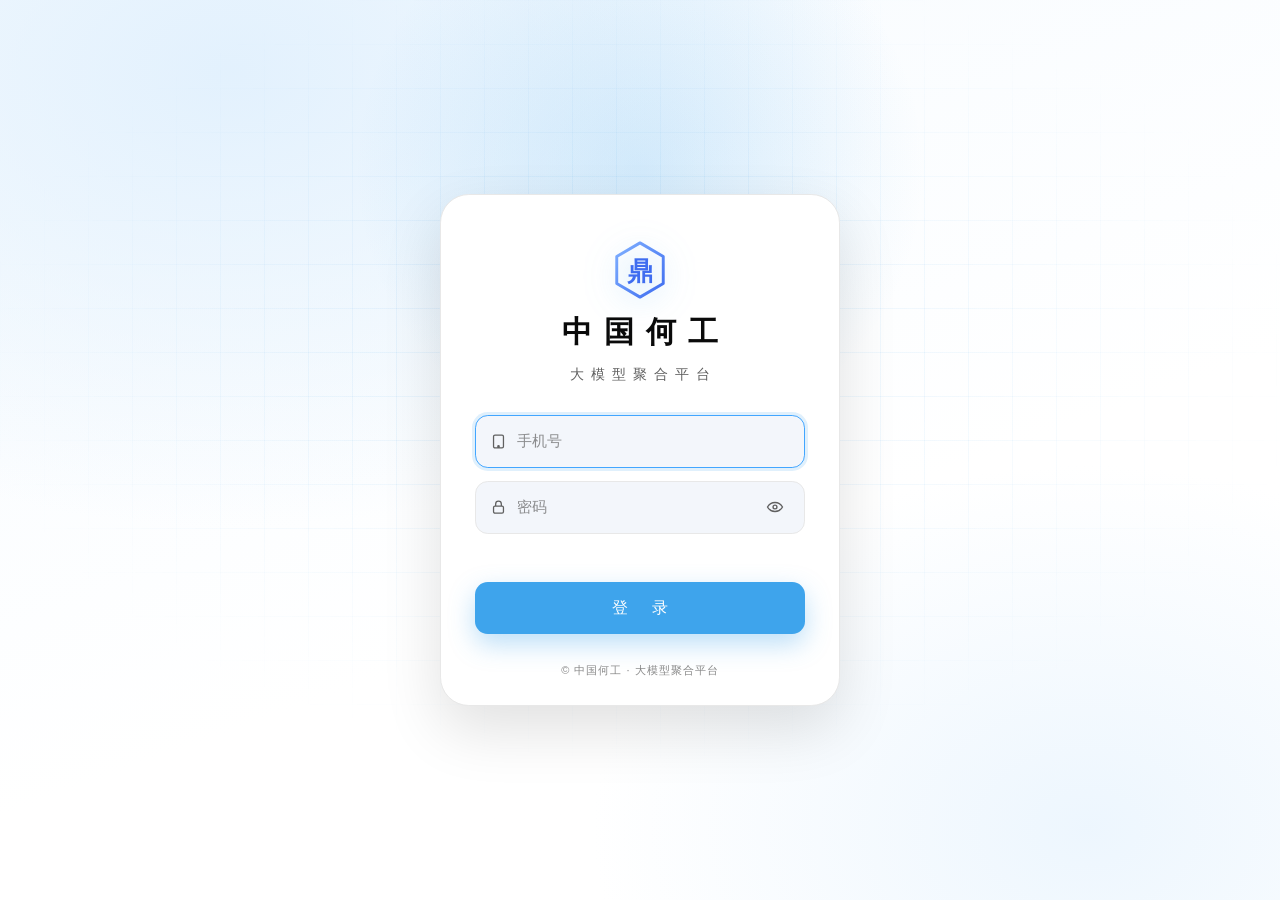
<file: web/index.html>
<!doctype html>
<html lang="zh-CN">
<head>
<meta charset="utf-8">
<meta name="viewport" content="width=device-width, initial-scale=1, viewport-fit=cover, maximum-scale=1">
<meta name="apple-mobile-web-app-capable" content="yes">
<meta name="apple-mobile-web-app-status-bar-style" content="default">
<meta name="theme-color" content="#ffffff">
<title>中国何工 · 大模型聚合平台</title>
<link rel="icon" type="image/svg+xml" href="/web/res/favicon.svg">
<link rel="stylesheet" href="/web/css/app.css">
</head>
<body>

<!-- 登录（深色科技风） -->
<div id="login-view" class="hidden">
	<div class="lg-glow"></div>
	<div class="lg-grid"></div>
	<form id="login-form" class="lg-box" autocomplete="on">
		<svg class="lg-logo" viewBox="0 0 64 64" aria-hidden="true">
			<defs>
				<linearGradient id="lgHex" x1="0" y1="0" x2="1" y2="1">
					<stop offset="0" stop-color="#7fb0ff"/>
					<stop offset="1" stop-color="#3f6df0"/>
				</linearGradient>
			</defs>
			<path d="M32 4 56 18v28L32 60 8 46V18Z" fill="none" stroke="url(#lgHex)" stroke-width="3" stroke-linejoin="round"/>
			<text x="32" y="42" text-anchor="middle" font-size="27" font-weight="700" fill="#3f6df0">鼎</text>
		</svg>
		<div class="lg-title">中国何工</div>
		<div class="lg-sub">大模型聚合平台</div>
		<label class="lg-field">
			<svg class="lg-ico" viewBox="0 0 24 24"><path d="M7 3h10a2 2 0 0 1 2 2v14a2 2 0 0 1-2 2H7a2 2 0 0 1-2-2V5a2 2 0 0 1 2-2Zm5 15a1 1 0 1 0 0 2 1 1 0 0 0 0-2Z" fill="none" stroke="currentColor" stroke-width="1.8"/></svg>
			<input id="login-username" name="username" placeholder="手机号" autocomplete="username" autocapitalize="none" required>
		</label>
		<label class="lg-field">
			<svg class="lg-ico" viewBox="0 0 24 24"><rect x="5" y="10" width="14" height="10" rx="2" fill="none" stroke="currentColor" stroke-width="1.8"/><path d="M8 10V7a4 4 0 1 1 8 0v3" fill="none" stroke="currentColor" stroke-width="1.8"/></svg>
			<input id="login-password" name="password" type="password" placeholder="密码" autocomplete="current-password" required>
			<button id="pw-eye" type="button" data-tooltip="显示/隐藏密码" aria-label="显示或隐藏密码">
				<svg id="pw-eye-on" viewBox="0 0 24 24"><path d="M2 12s3.5-6 10-6 10 6 10 6-3.5 6-10 6S2 12 2 12Z" fill="none" stroke="currentColor" stroke-width="1.8"/><circle cx="12" cy="12" r="2.6" fill="none" stroke="currentColor" stroke-width="1.8"/></svg>
				<svg id="pw-eye-off" viewBox="0 0 24 24" class="hidden"><path d="M4 4l16 16M9.9 5.2A10.9 10.9 0 0 1 12 5c6.5 0 10 6 10 6a17.6 17.6 0 0 1-3.2 3.8M6.6 6.7A16.7 16.7 0 0 0 2 11s3.5 6 10 6a10.6 10.6 0 0 0 4.4-.9" fill="none" stroke="currentColor" stroke-width="1.8" stroke-linecap="round"/></svg>
			</button>
		</label>
		<div id="login-error" class="lg-error"></div>
		<button id="login-btn" type="submit" class="lg-btn">登 录</button>
		<div class="lg-foot">© 中国何工 · 大模型聚合平台</div>
	</form>
</div>

<!-- 主界面 -->
<div id="app-view" class="hidden">
	<aside id="sidebar">
		<div class="sb-top">
			<button id="btn-new" class="btn-new" type="button">
				<svg viewBox="0 0 24 24"><path d="M12 5v14M5 12h14" stroke="currentColor" stroke-width="2" stroke-linecap="round"/></svg>
				<span>新会话</span>
			</button>
			<div class="sb-search">
				<svg viewBox="0 0 24 24"><circle cx="11" cy="11" r="7" fill="none" stroke="currentColor" stroke-width="2"/><path d="M20 20l-4-4" stroke="currentColor" stroke-width="2" stroke-linecap="round"/></svg>
				<input id="search" type="search" placeholder="搜索历史问答内容" data-tooltip="搜索之前发生过的问答(标题和摘要不参与搜索)，如：&#10;1、<b>关键词以空格分隔</b>：如 <font color=yellow>aaa bbb</font> 是搜索同时含「aaa」和「bbb」两个关键词的某条答案。&#10;2、<b>英文双引号包裹</b> 是匹配整个文本，如 <font color=yellow>&quot;aaa bbb&quot;</font> 是搜索包含「aaa bbb」这个完整文本的某条答案。&#10;3、<b>竖线|</b> 是并列，如 <font color=yellow>aaa|bbb</font> 是搜索含「aaa」或者含「bbb」的某条答案。&#10;4、<b>减号-</b> 是排除，如 <font color=yellow>aaa -bbb</font> 是搜索含「aaa」但不含「bbb」的某条答案。">
				<button id="search-clear" class="hidden" type="button" data-tooltip="清空搜索" aria-label="清空搜索">
					<svg viewBox="0 0 24 24"><path d="M18 6 6 18M6 6l12 12" stroke="currentColor" stroke-width="2" stroke-linecap="round"/></svg>
				</button>
			</div>
			<div class="sb-filters" id="sb-filters">
				<button class="fchip on" data-scope="q" type="button" data-tooltip="勾选后，关键词在每轮问答的「问题」文本中匹配；多个词须同时出现在同一轮的同一边（标题和摘要不参与搜索；两者至少保留一个）">问题</button>
				<button class="fchip on" data-scope="a" type="button" data-tooltip="勾选后，关键词在每轮问答的「答案」文本中匹配；多个词须同时出现在同一轮的同一边（标题和摘要不参与搜索；两者至少保留一个）">答案</button>
				<button class="fchip" data-scope="date" type="button" data-tooltip="按日期范围过滤：只保留该时间段内真正发生过的问答（那一轮的提问或回答落在范围内；中间空缺的日子不算），并与关键词条件同时满足（AND）">日期</button>
				<button class="fchip" data-scope="cs" type="button" data-tooltip="大小写敏感开关：亮=区分大小写（aaa 搜不到 aaA）；灭（默认）=忽略大小写，aaa 也能搜到 aaA">Aa</button>
			</div>
			<div class="sb-dates hidden" id="sb-dates">
				<span class="date-wrap" id="date-from-wrap">
					<span class="date-show" id="date-from-show"></span>
					<button class="date-clear hidden" id="date-from-clear" type="button" data-tooltip="清除此日期" aria-label="清除此日期"><svg viewBox="0 0 24 24"><path d="M18 6 6 18M6 6l12 12" stroke="currentColor" stroke-width="2.4" stroke-linecap="round"/></svg></button>
					<input type="date" id="date-from" aria-label="开始日期">
				</span>
				<span class="date-sep">~</span>
				<span class="date-wrap" id="date-to-wrap">
					<span class="date-show" id="date-to-show"></span>
					<button class="date-clear hidden" id="date-to-clear" type="button" data-tooltip="清除此日期" aria-label="清除此日期"><svg viewBox="0 0 24 24"><path d="M18 6 6 18M6 6l12 12" stroke="currentColor" stroke-width="2.4" stroke-linecap="round"/></svg></button>
					<input type="date" id="date-to" aria-label="结束日期">
				</span>
			</div>
		</div>
		<nav id="sen-list" aria-label="会话列表"></nav>
		<div class="sb-user">
			<button id="u-center" type="button" aria-haspopup="menu" aria-expanded="false" data-tooltip="个人中心">
				<div id="u-avatar" class="avatar"></div>
				<div class="u-meta"><div id="u-name"></div><div id="u-role" class="u-role"></div></div>
				<svg class="u-chev" viewBox="0 0 24 24"><path d="M6 15l6-6 6 6" fill="none" stroke="currentColor" stroke-width="2" stroke-linecap="round" stroke-linejoin="round"/></svg>
			</button>
			<!-- 93/94/95: 个人中心菜单。btn-logout 沿用原 id 与原确认流程 -->
			<div id="u-menu" class="u-menu hidden" role="menu">
				<button class="u-menu-item" id="mi-pass" type="button" role="menuitem">修改密码</button>
				<button class="u-menu-item" id="mi-keys" type="button" role="menuitem">API 密钥</button>
				<button class="u-menu-item" id="mi-wallet" type="button" role="menuitem">钱包</button>
				<button class="u-menu-item u-menu-danger" id="btn-logout" type="button" role="menuitem">退出登录</button>
			</div>
		</div>
	</aside>
	<div id="backdrop"></div>

	<main id="main">
		<header id="topbar">
			<button id="btn-menu" class="icon-btn" type="button" aria-label="收起/展开会话列表" data-tooltip="收起/展开会话列表">
				<svg viewBox="0 0 24 24"><path d="M4 6h16M4 12h16M4 18h16" stroke="currentColor" stroke-width="2" stroke-linecap="round"/></svg>
			</button>
			<div class="top-title" id="top-title">新会话</div>
			<div class="top-actions">
				<span id="key-badge" class="key-badge hidden" data-tooltip="URL 追加 senKey=1 可显示 API 密钥/agent 直连的会话">含 API 密钥会话</span>
				<div class="model-wrap">
					<select id="model-sel" aria-label="模型"></select>
				</div>
				<button id="btn-gear" class="icon-btn" type="button" data-tooltip="系统提示词">
					<svg viewBox="0 0 24 24"><circle cx="12" cy="12" r="3" fill="none" stroke="currentColor" stroke-width="2"/><path d="M19.4 15a1.65 1.65 0 0 0 .33 1.82l.06.06a2 2 0 1 1-2.83 2.83l-.06-.06a1.65 1.65 0 0 0-1.82-.33 1.65 1.65 0 0 0-1 1.51V21a2 2 0 1 1-4 0v-.09a1.65 1.65 0 0 0-1-1.51 1.65 1.65 0 0 0-1.82.33l-.06.06a2 2 0 1 1-2.83-2.83l.06-.06a1.65 1.65 0 0 0 .33-1.82 1.65 1.65 0 0 0-1.51-1H3a2 2 0 1 1 0-4h.09a1.65 1.65 0 0 0 1.51-1 1.65 1.65 0 0 0-.33-1.82l-.06-.06a2 2 0 1 1 2.83-2.83l.06.06a1.65 1.65 0 0 0 1.82.33h.01a1.65 1.65 0 0 0 1-1.51V3a2 2 0 1 1 4 0v.09a1.65 1.65 0 0 0 1 1.51h.01a1.65 1.65 0 0 0 1.82-.33l.06-.06a2 2 0 1 1 2.83 2.83l-.06.06a1.65 1.65 0 0 0-.33 1.82v.01a1.65 1.65 0 0 0 1.51 1H21a2 2 0 1 1 0 4h-.09a1.65 1.65 0 0 0-1.51 1z" fill="none" stroke="currentColor" stroke-width="1.6"/></svg>
				</button>
			</div>
		</header>

		<div id="gear-pop" class="hidden">
			<div class="gear-title">系统提示词（可选，对所有会话生效）</div>
			<textarea id="sysp" rows="5" placeholder="例如：你是一个乐于助人的中文助手。"></textarea>
			<div class="gear-actions hidden" id="gear-actions">
				<span class="gear-hint">修改尚未生效，确认后保存</span>
				<div class="gear-btns">
					<button id="sysp-cancel" class="btn-ghost" type="button">取消</button>
					<button id="sysp-ok" class="btn-primary" type="button">确认</button>
				</div>
			</div>
		</div>

		<div id="chat-scroll">
			<div id="chat"></div>
		</div>

		<div id="hl-bar" class="hidden">
			<span id="hl-count">0/0</span>
			<button id="hl-prev" type="button" data-tooltip="上一处" aria-label="上一处">
				<svg viewBox="0 0 24 24"><path d="M12 19V5M5 12l7-7 7 7" fill="none" stroke="currentColor" stroke-width="2" stroke-linecap="round" stroke-linejoin="round"/></svg>
			</button>
			<button id="hl-next" type="button" data-tooltip="下一处" aria-label="下一处">
				<svg viewBox="0 0 24 24"><path d="M12 5v14M19 12l-7 7-7-7" fill="none" stroke="currentColor" stroke-width="2" stroke-linecap="round" stroke-linejoin="round"/></svg>
			</button>
			<button id="hl-close" type="button" data-tooltip="关闭高亮" aria-label="关闭高亮">
				<svg viewBox="0 0 24 24"><path d="M18 6 6 18M6 6l12 12" stroke="currentColor" stroke-width="2" stroke-linecap="round"/></svg>
			</button>
		</div>

		<footer id="composer">
			<div id="files-bar" class="hidden"></div>
			<div id="send-error" class="hidden"></div>
			<div class="composer-row">
				<button id="btn-attach" class="icon-btn" type="button" data-tooltip="添加附件（图片 / 文本）">
					<svg viewBox="0 0 24 24"><path d="M21.44 11.05l-9.19 9.19a6 6 0 0 1-8.49-8.49l9.19-9.19a4 4 0 0 1 5.66 5.66l-9.2 9.19a2 2 0 0 1-2.83-2.83l8.49-8.48" fill="none" stroke="currentColor" stroke-width="2" stroke-linecap="round" stroke-linejoin="round"/></svg>
				</button>
				<input id="file-input" type="file" multiple hidden>
				<textarea id="input" rows="1" placeholder="发送消息…" enterkeyhint="send"></textarea>
				<button id="btn-send" class="btn-send" type="button" data-tooltip="发送" disabled>
					<svg viewBox="0 0 24 24"><path d="M12 19V5M5 12l7-7 7 7" fill="none" stroke="currentColor" stroke-width="2" stroke-linecap="round" stroke-linejoin="round"/></svg>
				</button>
				<button id="btn-stop" class="btn-stop hidden" type="button" data-tooltip="停止生成">
					<svg viewBox="0 0 24 24"><rect x="6" y="6" width="12" height="12" rx="2" fill="currentColor"/></svg>
				</button>
			</div>
			<div class="composer-hint">Enter 发送 · Shift+Enter 换行 · 支持粘贴/拖入图片</div>
		</footer>
	</main>
</div>

<!-- 图片灯箱 -->
<div id="lightbox" class="hidden">
	<div class="lb-top">
		<a id="lb-download" class="lb-btn" download>下载</a>
		<button id="lb-close" class="lb-btn" type="button">关闭</button>
	</div>
	<img id="lb-img" alt="">
</div>

<!-- 退出登录确认(93/94 起通用化:删除密钥等也复用,标题/按钮文字动态设置) -->
<div id="confirm-pop" class="hidden">
	<div class="cf-card">
		<div class="cf-title" id="cf-title">确认退出登录？</div>
		<div class="cf-actions">
			<button id="cf-cancel" class="btn-ghost" type="button">取消</button>
			<button id="cf-ok" class="btn-primary" type="button">退出登录</button>
		</div>
	</div>
</div>

<!-- 93: 修改密码 -->
<div id="dlg-pass" class="dlg-pop hidden">
	<div class="cf-card">
		<div class="cf-title">修改密码</div>
		<div class="dlg-body">
			<input id="pw-old" class="dlg-input" type="password" placeholder="原密码" autocomplete="current-password">
			<input id="pw-new" class="dlg-input" type="password" placeholder="新密码（8~20 位）" autocomplete="new-password">
			<input id="pw-new2" class="dlg-input" type="password" placeholder="确认新密码" autocomplete="new-password">
			<div id="pw-err" class="dlg-err"></div>
		</div>
		<div class="cf-actions">
			<button class="btn-ghost" type="button" data-close="dlg-pass">取消</button>
			<button id="pw-ok" class="btn-primary" type="button">确认修改</button>
		</div>
	</div>
</div>

<!-- 94: API 密钥 -->
<div id="dlg-keys" class="dlg-pop hidden">
	<div class="cf-card dlg-wide">
		<div class="cf-title">API 密钥</div>
		<div class="dlg-body">
			<div class="key-new">
				<input id="key-name" class="dlg-input" type="text" placeholder="新密钥名称（可留空）" maxlength="50">
				<button id="key-add" class="btn-primary" type="button">新建</button>
			</div>
			<div id="key-list" class="key-list"></div>
			<div id="key-err" class="dlg-err"></div>
		</div>
		<div class="cf-actions">
			<button class="btn-ghost" type="button" data-close="dlg-keys">关闭</button>
		</div>
	</div>
</div>

<!-- 94b: 密钥设置（额度/模型/IP 白名单，仅自建密钥） -->
<div id="dlg-keyedit" class="dlg-pop hidden">
	<div class="cf-card dlg-wide">
		<div class="cf-title" id="ke-title">密钥设置</div>
		<div class="dlg-body">
			<div class="ke-sec">
				<div class="ke-sec-title">额度</div>
				<label class="ke-radio"><input type="radio" name="ke-quota" value="unlimited" checked>不限额度（跟随账户余额扣减）</label>
				<label class="ke-radio"><input type="radio" name="ke-quota" value="limit">限定额度，剩余</label>
				<div class="ke-quota-input hidden"><input id="ke-usd" class="dlg-input" type="number" min="0" step="0.01" placeholder="金额（美元），如 1.5"></div>
			</div>
			<div class="ke-sec">
				<div class="ke-sec-title">可用模型</div>
				<label class="ke-radio"><input type="radio" name="ke-model" value="all" checked>不限（全部可用模型）</label>
				<label class="ke-radio"><input type="radio" name="ke-model" value="some">仅允许勾选的模型</label>
				<div id="ke-models" class="ke-models hidden"></div>
			</div>
			<div class="ke-sec">
				<div class="ke-sec-title">IP 白名单</div>
				<div class="ke-hint">留空 = 不限。逗号或换行分隔，支持 IP（1.2.3.4）与网段（10.0.0.0/8）；不在名单内的来源将被拒绝。</div>
				<textarea id="ke-ips" class="dlg-input ke-ips" rows="3" placeholder="例如：&#10;1.2.3.4&#10;10.0.0.0/8"></textarea>
			</div>
			<div id="ke-err" class="dlg-err"></div>
		</div>
		<div class="cf-actions">
			<button class="btn-ghost" type="button" data-close="dlg-keyedit">取消</button>
			<button id="ke-ok" class="btn-primary" type="button">保存</button>
		</div>
	</div>
</div>

<!-- 95: 钱包（只读） -->
<div id="dlg-wallet" class="dlg-pop hidden">
	<div class="cf-card dlg-wide">
		<div class="cf-title">钱包</div>
		<div class="dlg-body">
			<div class="wal-top">
				<div class="wal-remain-box">
					<div id="wal-remain" class="wal-remain"></div>
					<div class="wal-sub">剩余金额</div>
				</div>
				<div class="wal-used-box">累计已用<br><span id="wal-used"></span></div>
			</div>
			<div id="wal-list" class="wal-list"></div>
			<div id="wal-note" class="wal-note"></div>
		</div>
		<div class="cf-actions">
			<button class="btn-ghost" type="button" data-close="dlg-wallet">关闭</button>
		</div>
	</div>
</div>

<div id="toast" class="hidden"></div>

<script src="/web/js/md.js"></script>
<script src="/web/js/app.js"></script>
</body>
</html>
</file>
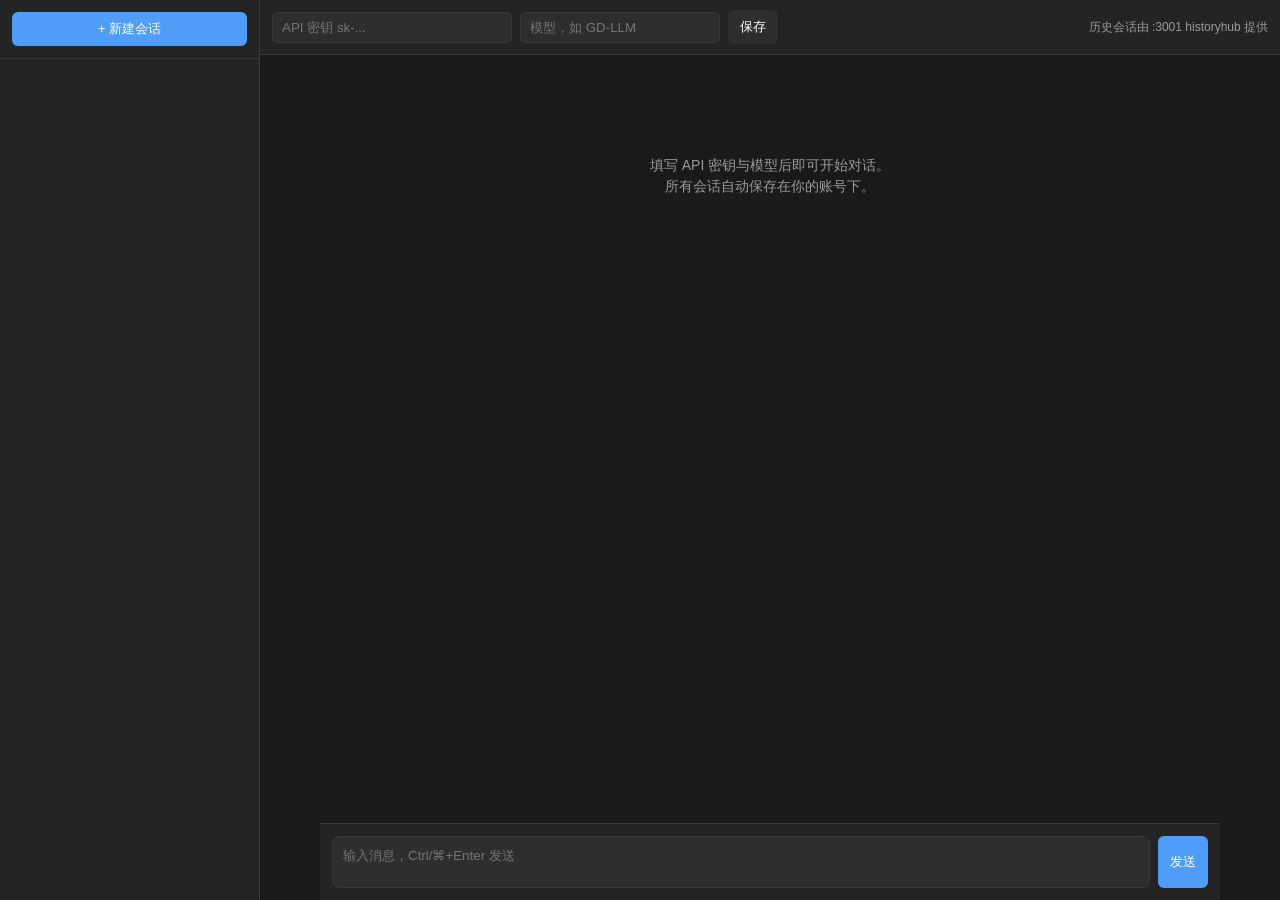
<file: ui.html>
<!DOCTYPE html>
<html lang="zh">
<head>
<meta charset="UTF-8" />
<meta name="viewport" content="width=device-width, initial-scale=1.0" />
<title>Chat History · new-api</title>
<style>
  :root { --bg:#1a1a1a; --panel:#242424; --panel2:#2e2e2e; --border:#3a3a3a; --fg:#e8e8e8; --muted:#9a9a9a; --accent:#4f9cf9; --user:#3a5a8c; --asst:#33373d; }
  * { box-sizing:border-box; }
  html,body { height:100%; margin:0; }
  body { background:var(--bg); color:var(--fg); font:14px/1.5 -apple-system,BlinkMacSystemFont,"Segoe UI",Roboto,"Helvetica Neue",Arial,sans-serif; display:flex; }
  #sidebar { width:260px; background:var(--panel); border-right:1px solid var(--border); display:flex; flex-direction:column; flex-shrink:0; }
  #sidebar .head { padding:12px; border-bottom:1px solid var(--border); display:flex; gap:8px; }
  #sidebar .head button { flex:1; }
  #list { flex:1; overflow:auto; padding:8px; }
  .conv { padding:10px 12px; border-radius:8px; cursor:pointer; margin-bottom:4px; display:flex; align-items:center; gap:8px; }
  .conv:hover { background:var(--panel2); }
  .conv.active { background:var(--panel2); }
  .conv .t { flex:1; overflow:hidden; text-overflow:ellipsis; white-space:nowrap; }
  .conv .del { color:var(--muted); opacity:0; font-size:13px; }
  .conv:hover .del { opacity:1; }
  .conv .del:hover { color:#ff6b6b; }
  #main { flex:1; display:flex; flex-direction:column; min-width:0; }
  .bar { background:var(--panel); border-bottom:1px solid var(--border); padding:10px 12px; display:flex; gap:8px; align-items:center; flex-wrap:wrap; }
  .bar input { background:var(--panel2); border:1px solid var(--border); color:var(--fg); border-radius:6px; padding:7px 9px; outline:none; }
  .bar input:focus { border-color:var(--accent); }
  #key { width:240px; } #model { width:200px; }
  button { background:var(--accent); color:#fff; border:0; border-radius:6px; padding:8px 12px; cursor:pointer; font-size:13px; }
  button.ghost { background:var(--panel2); } button:hover { filter:brightness(1.08); }
  #msgs { flex:1; overflow:auto; padding:20px; max-width:900px; width:100%; margin:0 auto; }
  .turn { margin-bottom:20px; }
  .msg { margin-bottom:10px; }
  .msg .role { font-size:12px; color:var(--muted); margin-bottom:4px; display:flex; gap:8px; align-items:center; }
  .msg .role .mdl { color:var(--accent); }
  .bubble { padding:11px 14px; border-radius:10px; white-space:pre-wrap; word-wrap:break-word; }
  .msg.user .bubble { background:var(--user); } .msg.assistant .bubble { background:var(--asst); }
  .fil { margin-top:6px; display:flex; flex-wrap:wrap; gap:6px; }
  .fil img { max-width:170px; max-height:170px; border-radius:6px; border:1px solid var(--border); }
  .fil a { font-size:12px; color:var(--accent); }
  #composer { border-top:1px solid var(--border); background:var(--panel); padding:12px; display:flex; gap:8px; max-width:900px; width:100%; margin:0 auto; }
  #input { flex:1; background:var(--panel2); border:1px solid var(--border); color:var(--fg); border-radius:8px; padding:10px; resize:none; height:52px; outline:none; font-family:inherit; }
  #input:focus { border-color:var(--accent); }
  .empty { color:var(--muted); text-align:center; margin-top:80px; }
  a { color:var(--accent); }
</style>
</head>
<body>
<div id="sidebar">
  <div class="head"><button onclick="newChat()">+ 新建会话</button></div>
  <div id="list"></div>
</div>
<div id="main">
  <div class="bar">
    <input id="key" type="password" placeholder="API 密钥 sk-..." />
    <input id="model" placeholder="模型，如 GD-LLM" />
    <button class="ghost" onclick="saveSettings()">保存</button>
    <span style="flex:1"></span>
    <span style="color:var(--muted);font-size:12px">历史会话由 :3001 historyhub 提供</span>
  </div>
  <div id="msgs"><div class="empty">填写 API 密钥与模型后即可开始对话。<br/>所有会话自动保存在你的账号下。</div></div>
  <div id="composer">
    <textarea id="input" placeholder="输入消息，Ctrl/⌘+Enter 发送"></textarea>
    <button onclick="send()">发送</button>
  </div>
</div>

<script>
const $ = id => document.getElementById(id);
// turns: recorded q/a pairs. Also the source for rebuilding upstream context.
let convId = null, turns = [];

function ls(k,v){ try{ if(v===undefined) return localStorage.getItem(k); localStorage.setItem(k,v); }catch(e){} }
function escapeHtml(s){ return (s==null?'':String(s)).replace(/[&<>"']/g, c=>({'&':'&amp;','<':'&lt;','>':'&gt;','"':'&quot;',"'":'&#39;'}[c])); }

window.addEventListener('DOMContentLoaded', () => {
  $('key').value = ls('hh_key') || '';
  $('model').value = ls('hh_model') || '';
  $('input').addEventListener('keydown', e => { if((e.ctrlKey||e.metaKey)&&e.key==='Enter'){ send(); } });
  loadSen();
});

function saveSettings(){ ls('hh_key',$('key').value); ls('hh_model',$('model').value); }

// The marker header tells historyhub this request is from the web UI (isKey=0).
function authHeaders(extra){
  const h = {'Authorization':'Bearer '+($('key').value.trim()), 'X-Historyhub-UI':'1'};
  return Object.assign(h, extra||{});
}

async function loadSen(){
  if(!$('key').value.trim()){ $('list').innerHTML=''; return; }
  try{
    const r = await fetch('/history/sen',{headers:authHeaders()});
    const j = await r.json(); const data = j.data||[];
    $('list').innerHTML = data.map(c=>`<div class="conv ${c.id===convId?'active':''}" onclick="selectConv(${c.id})">
      <span class="t">${escapeHtml(c.title||'New chat')}</span><span class="del" onclick="delConv(event,${c.id})">✕</span></div>`).join('');
  }catch(e){ $('list').innerHTML=''; }
}

async function selectConv(id){
  convId=id; turns=[];
  try{
    const r=await fetch(`/history/sen/${id}/messages`,{headers:authHeaders()});
    const j=await r.json();
    turns=(j.data||[]).map(m=>({q:m.q, a:m.a, aModel:m.a_model, qFil:m.q_fil, aFil:m.a_fil}));
  }catch(e){}
  loadSen(); render();
}

async function delConv(e,id){ e.stopPropagation(); if(!confirm('删除该会话？'))return;
  await fetch(`/history/sen/${id}`,{method:'DELETE',headers:authHeaders()}); if(convId===id) newChat(); else loadSen();
}

function newChat(){ convId=null; turns=[]; render(); loadSen(); $('input').focus(); }

// Build the OpenAI messages array from recorded turns + the in-flight question,
// so the upstream model gets full conversation context.
function buildReqMessages(pendingQ){
  const out=[];
  for(const t of turns){
    if(t.q) out.push({role:'user', content:t.q});
    if(t.a) out.push({role:'assistant', content:t.a});
  }
  if(pendingQ!=null) out.push({role:'user', content:pendingQ});
  return out;
}

function renderFil(fil){
  if(!fil) return '';
  const ids=String(fil).split(',').map(s=>s.trim()).filter(Boolean);
  if(!ids.length) return '';
  return '<div class="fil">'+ids.map(id=>{
    const url=`/history/file/${encodeURIComponent(id)}?_t=${Date.now()}`;
    return `<a href="${url}" target="_blank"><img src="${url}" alt="附件 ${escapeHtml(id)}" onerror="this.parentNode.innerHTML='📎 <span>附件 ${escapeHtml(id)}</span>'"></a>`;
  }).join('')+'</div>';
}

function render(){
  if(turns.length===0){ $('msgs').innerHTML='<div class="empty">开始一段新对话。</div>'; return; }
  let html='';
  turns.forEach((t,i)=>{
    html+=`<div class="turn">`
      + `<div class="msg user"><div class="role">我</div><div class="bubble">${escapeHtml(t.q)}${renderFil(t.qFil)}</div></div>`
      + `<div class="msg assistant"><div class="role">模型${t.aModel?` <span class="mdl">${escapeHtml(t.aModel)}</span>`:''}</div><div class="bubble" id="b${i}">${escapeHtml(t.a)}${renderFil(t.aFil)}</div></div>`
      + `</div>`;
  });
  $('msgs').innerHTML=html;
  $('msgs').scrollTop=$('msgs').scrollHeight;
}

async function send(){
  const text=$('input').value.trim(); if(!text) return;
  const key=$('key').value.trim(); if(!key){ alert('请先填写 API 密钥'); return; }
  const model=$('model').value.trim(); if(!model){ alert('请填写模型名'); return; }
  saveSettings();
  $('input').value='';
  // Optimistic turn: user question shown now, assistant answer streams in.
  const turn={q:text, a:'', aModel:'', qFil:'', aFil:''};
  turns.push(turn);
  const reqMessages=buildReqMessages(null); // turn.q already pushed into `turns`
  render();
  const bubble=$('b'+(turns.length-1));
  try{
    const resp=await fetch('/v1/chat/completions',{method:'POST',
      headers:{'Content-Type':'application/json','Authorization':'Bearer '+key,'X-Historyhub-UI':'1','X-Sen-Id':convId?String(convId):''},
      body:JSON.stringify({model,messages:reqMessages,stream:true})});
    if(!resp.ok){ turn.a='[报错Error] '+(await resp.text()); render(); loadSen(); return; }
    const nid=resp.headers.get('X-Sen-Id'); if(nid) convId=Number(nid);
    const reader=resp.body.getReader(); const dec=new TextDecoder(); let buf='';
    while(true){
      const {done,value}=await reader.read(); if(done) break;
      buf+=dec.decode(value,{stream:true});
      let idx;
      while((idx=buf.indexOf('\n'))>=0){
        let line=buf.slice(0,idx); buf=buf.slice(idx+1); line=line.replace(/\r$/,'');
        if(line.startsWith('data: ')){
          const d=line.slice(6);
          if(d==='[DONE]') continue;
          try{ const j=JSON.parse(d); const c=j.choices&&j.choices[0]&&j.choices[0].delta&&j.choices[0].delta.content;
            if(c){ turn.a+=c; render(); } }catch(e){}
        }
      }
    }
    if(!turn.a) turn.a='(空回复)';
    render();
  }catch(e){ turn.a='请求失败: '+e.message; render(); }
  loadSen();
}
</script>
</body>
</html>
</file>
<file: web/css/app.css>
/* 配色/主题与 /data/hyb/new-api 主前端保持同源：
 * 设计令牌逐值取自 web/src/styles/theme.css（默认主题 :root 与 .dark），
 * 暗色同样跟随系统 prefers-color-scheme。原生 CSS，无依赖。 */

:root {
	/* ---- 圆角刻度（与 theme.css 同公式，--radius: 1rem） ---- */
	--radius: 1rem;
	--radius-sm: calc(var(--radius) * 0.6);
	--radius-md: calc(var(--radius) * 0.8);
	--radius-lg: var(--radius);
	--radius-xl: calc(var(--radius) * 1.4);
	--radius-2xl: calc(var(--radius) * 1.8);

	/* ---- new-api 基础令牌（浅色） ---- */
	--background: oklch(1 0 0);
	--foreground: oklch(0.145 0 0);
	--card: oklch(1 0 0);
	--card-foreground: oklch(0.145 0 0);
	--primary: oklch(0.692 0.141 243.716);
	--primary-foreground: oklch(1 0 0);
	--secondary: oklch(0.95 0 0);
	--secondary-foreground: oklch(0.42 0.16 250);
	--muted: oklch(0.97 0 0);
	--muted-foreground: oklch(0.49 0 0);
	--accent: color-mix(in oklab, var(--primary) 12%, var(--background));
	--accent-foreground: oklch(0.145 0 0);
	--destructive: oklch(0.577 0.245 27.325);
	--border: oklch(0.93 0 0);
	--input: oklch(0.93 0 0);
	--ring: oklch(0.708 0.16 249.003);
	--sidebar: color-mix(in oklab, var(--foreground) 0.5%, var(--background));
	--sidebar-border: oklch(0.93 0 0);

	/* ---- 组件层别名（消费上面的令牌） ---- */
	--bg: var(--background);
	--bg-side: var(--sidebar);
	--fg: var(--foreground);
	--fg-mute: var(--muted-foreground);
	--line: var(--border);
	--hover: var(--accent);
	--active: color-mix(in oklab, var(--primary) 18%, var(--background));
	--bubble-user: var(--secondary);
	--primary-h: color-mix(in oklab, var(--primary) 90%, oklch(0 0 0));
	--danger: var(--destructive);
	--code-bg: oklch(0.235 0 0);
	--code-fg: oklch(0.965 0 0);
	--shadow: 0 4px 16px oklch(0 0 0 / 8%);
	--side-w: 264px;
	--safe-b: env(safe-area-inset-bottom, 0px);
	--safe-t: env(safe-area-inset-top, 0px);
}

@media (prefers-color-scheme: dark) {
	:root {
		--background: oklch(0.235 0 0);
		--foreground: oklch(0.965 0 0);
		--card: oklch(0.285 0 0);
		--card-foreground: oklch(0.965 0 0);
		--primary: oklch(0.54 0.142 248.516);
		--primary-foreground: oklch(1 0 0);
		--secondary: oklch(0.335 0 0);
		--secondary-foreground: oklch(0.9 0.05 250);
		--muted: oklch(0.305 0 0);
		--muted-foreground: oklch(0.78 0 0);
		--accent: color-mix(in oklab, var(--primary) 20%, var(--background));
		--accent-foreground: oklch(0.985 0 0);
		--destructive: oklch(0.704 0.191 22.216);
		--border: oklch(1 0 0 / 10%);
		--input: oklch(1 0 0 / 17%);
		--ring: oklch(0.554 0.148 250.726);
		--sidebar: oklch(0.225 0 0);
		--sidebar-border: oklch(1 0 0 / 10%);

		--hover: var(--accent);
		--active: color-mix(in oklab, var(--primary) 26%, var(--background));
		--code-bg: oklch(0.19 0 0);
		--shadow: 0 4px 16px oklch(0 0 0 / 40%);
	}
}

* { box-sizing: border-box; }
html, body { height: 100%; }
body {
	margin: 0;
	font-family: 'Public Sans', -apple-system, BlinkMacSystemFont, 'Segoe UI', 'PingFang SC', 'Hiragino Sans GB', 'Microsoft YaHei', sans-serif;
	font-size: 15px;
	line-height: 1.65;
	background: var(--bg);
	color: var(--fg);
	-webkit-font-smoothing: antialiased;
	overscroll-behavior: none;
}
.hidden { display: none !important; }
button { font: inherit; color: inherit; cursor: pointer; background: none; border: 0; }
input, textarea, select { font: inherit; color: inherit; }
::selection { background: color-mix(in oklab, var(--primary) 30%, transparent); }

/* ---------------- 登录（与 new-api 主界面同源的浅色主题 · 中国何工 大模型聚合平台） ---------------- */
/* 84: 登录页不再固定深色，改用与主界面相同的主题令牌 —— 浅色为淡蓝渐变+白卡片，
 * 并随系统 prefers-color-scheme 切换深色，色调始终与 new-api 一致。 */
#login-view {
	position: fixed;
	inset: 0;
	z-index: 50;
	min-height: 100dvh;
	display: flex;
	align-items: center;
	justify-content: center;
	padding: 24px;
	padding-top: calc(24px + var(--safe-t));
	overflow: hidden;
	/* 92: 全站 color-mix 由 oklch 改 oklab —— oklch 圆柱插值把无彩色端(白/黑/
	 * --bg)的 powerless 色相当 0°处理，蓝(243.7°)→0° 走最短路径正好穿过
	 * 300~341°(品红)，登录页两侧因此泛粉红；oklab 直角坐标插值方向恒定，
	 * 淡出/冲淡全程保持蓝色调。渐变终止色同步用 oklch(from … / 0)(同色
	 * alpha 0)替代 transparent(透明黑)。首行 var(--bg) 兜底：不支持相对色
	 * 语法的老浏览器整个声明会失效。 */
	background: var(--bg);
	background:
		radial-gradient(1100px 760px at 18% 8%,
			color-mix(in oklab, var(--primary) 16%, var(--bg)) 0%,
			oklch(from color-mix(in oklab, var(--primary) 16%, var(--bg)) l c h / 0) 60%),
		radial-gradient(900px 660px at 85% 92%,
			color-mix(in oklab, var(--primary) 10%, var(--bg)) 0%,
			oklch(from color-mix(in oklab, var(--primary) 10%, var(--bg)) l c h / 0) 55%),
		linear-gradient(160deg, color-mix(in oklab, var(--primary) 5%, var(--bg)) 0%, var(--bg) 60%);
}
.lg-glow {
	position: absolute;
	top: -140px;
	left: 50%;
	transform: translateX(-50%);
	width: 620px;
	height: 620px;
	border-radius: 50%;
	/* 同 92：主色定染成 18% 透明度，再淡出到同色 alpha 0，不经过透明黑 */
	background: radial-gradient(circle, oklch(from var(--primary) l c h / 18%) 0%, oklch(from var(--primary) l c h / 0) 65%);
	pointer-events: none;
}
.lg-grid {
	position: absolute;
	inset: 0;
	/* 同 92：网格线用主色 7% 透明度 ↔ 同色 alpha 0 交替 */
	background-image:
		linear-gradient(oklch(from var(--primary) l c h / 7%) 1px, oklch(from var(--primary) l c h / 0) 1px),
		linear-gradient(90deg, oklch(from var(--primary) l c h / 7%) 1px, oklch(from var(--primary) l c h / 0) 1px);
	background-size: 44px 44px;
	pointer-events: none;
	-webkit-mask-image: radial-gradient(ellipse 70% 60% at 50% 40%, #000 30%, transparent 75%);
	mask-image: radial-gradient(ellipse 70% 60% at 50% 40%, #000 30%, transparent 75%);
}
.lg-box {
	position: relative;
	width: min(400px, 100%);
	display: flex;
	flex-direction: column;
	align-items: center;
	gap: 13px;
	padding: 44px 34px 26px;
	border-radius: var(--radius-2xl);
	background: var(--card);
	border: 1px solid var(--line);
	box-shadow: 0 24px 60px oklch(0 0 0 / 12%);
}
.lg-logo { width: 62px; height: 62px; filter: drop-shadow(0 6px 16px color-mix(in oklab, var(--primary) 30%, transparent)); }
.lg-title {
	font-size: 30px;
	font-weight: 800;
	letter-spacing: 12px;
	text-indent: 12px;
	color: var(--fg);
	line-height: 1.2;
}
.lg-sub {
	font-size: 14px;
	letter-spacing: 7px;
	text-indent: 7px;
	color: var(--fg-mute);
	margin-bottom: 16px;
}
.lg-field {
	width: 100%;
	display: flex;
	align-items: center;
	gap: 10px;
	padding: 0 14px;
	/* 61/82/84: 实色背景与 :-webkit-autofill 的内嵌遮盖色逐字节一致(十六进制字面量，
	   不走 var() —— 老 Safari 的 autofill 规则里变量可能失效)，自动填充视觉零变化。 */
	background: #f3f6fb;
	border: 1px solid var(--line);
	border-radius: var(--radius-md);
	transition: border-color .15s, box-shadow .15s;
}
.lg-field:focus-within {
	border-color: var(--ring);
	box-shadow: 0 0 0 3px color-mix(in oklab, var(--primary) 16%, transparent);
}
.lg-ico { width: 17px; height: 17px; color: var(--fg-mute); flex: none; }
.lg-field input {
	flex: 1;
	min-width: 0;
	border: 0;
	outline: none;
	background: none;
	color: var(--fg);
	font-size: 15px;
	padding: 13px 0;
	-webkit-appearance: none;
	appearance: none;
}
.lg-field input::placeholder { color: color-mix(in oklab, var(--fg-mute) 70%, transparent); }
/* 浏览器自动填充会用白青色底色覆盖输入框 —— 用内嵌阴影盖回同色实底 */
.lg-field input:-webkit-autofill,
.lg-field input:-webkit-autofill:hover,
.lg-field input:-webkit-autofill:active,
.lg-field input:-webkit-autofill:focus {
	-webkit-box-shadow: 0 0 0 1000px #f3f6fb inset;
	-webkit-text-fill-color: var(--fg);
	caret-color: var(--fg);
	transition: background-color 99999s ease-in-out 0s;
}
@media (prefers-color-scheme: dark) {
	.lg-field { background: #242424; }
	.lg-field input:-webkit-autofill,
	.lg-field input:-webkit-autofill:hover,
	.lg-field input:-webkit-autofill:active,
	.lg-field input:-webkit-autofill:focus {
		-webkit-box-shadow: 0 0 0 1000px #242424 inset;
	}
}
#pw-eye {
	display: flex;
	padding: 6px;
	border-radius: 8px;
	color: var(--fg-mute);
}
#pw-eye:hover { color: var(--primary); background: var(--hover); }
#pw-eye svg { width: 18px; height: 18px; }
.lg-error { color: var(--danger); font-size: 13px; min-height: 18px; }
.lg-btn {
	width: 100%;
	padding: 13px;
	margin-top: 4px;
	font-size: 16px;
	letter-spacing: 10px;
	text-indent: 10px;
	color: var(--primary-foreground);
	border-radius: var(--radius-md);
	background: var(--primary);
	box-shadow: 0 10px 26px color-mix(in oklab, var(--primary) 35%, transparent);
}
.lg-btn:active { filter: brightness(.92); }
.lg-btn[disabled] { opacity: .6; }
.lg-foot {
	font-size: 11px;
	letter-spacing: 1px;
	color: color-mix(in oklab, var(--fg-mute) 75%, transparent);
	margin-top: 14px;
}
.btn-primary {
	background: var(--primary);
	color: var(--primary-foreground);
	border-radius: var(--radius-md);
	padding: 11px;
	font-size: 15px;
	margin-top: 4px;
}
.btn-primary:active { background: var(--primary-h); }
.btn-primary[disabled] { opacity: .6; }

/* ---------------- 布局 ---------------- */
#app-view { display: flex; height: 100dvh; overflow: hidden; }

/* 32: 桌面端手动收起侧边栏(☰ 按钮切换, 状态存 localStorage) */
@media (min-width: 769px) {
	#app-view.side-hidden #sidebar { display: none; }
}

#sidebar {
	width: var(--side-w);
	flex: 0 0 var(--side-w);
	background: var(--bg-side);
	border-right: 1px solid var(--sidebar-border);
	display: flex;
	flex-direction: column;
	min-height: 0;
}
.sb-top { padding: 12px 12px 8px; display: flex; flex-direction: column; gap: 8px; }
.btn-new {
	display: flex;
	align-items: center;
	gap: 8px;
	border: 1px solid var(--line);
	border-radius: var(--radius-md);
	padding: 9px 12px;
	font-size: 14px;
	font-weight: 600;
	background: var(--card);
}
.btn-new:hover { background: var(--hover); }
.btn-new svg { width: 16px; height: 16px; }
.sb-search {
	display: flex;
	align-items: center;
	gap: 7px;
	background: var(--bg);
	border: 1px solid var(--line);
	border-radius: var(--radius-md);
	padding: 0 10px;
}
.sb-search svg { width: 14px; height: 14px; color: var(--fg-mute); flex: none; }
.sb-search input {
	border: 0;
	background: none;
	outline: none;
	padding: 8px 0;
	width: 100%;
	min-width: 0;
	font-size: 13.5px;
}
.sb-search input::-webkit-search-cancel-button { -webkit-appearance: none; }
/* 62: 一键清空搜索内容 */
#search-clear {
	display: flex;
	padding: 4px;
	border-radius: 6px;
	color: var(--fg-mute);
	flex: none;
}
#search-clear:hover { background: var(--line); color: var(--fg); }
#search-clear svg { width: 13px; height: 13px; }

/* 71: 搜索范围 chips(多选) + 日期起止 */
.sb-filters { display: flex; flex-wrap: wrap; gap: 5px; }
.fchip {
	font-size: 11.5px;
	line-height: 1;
	padding: 5px 9px;
	border-radius: 999px;
	border: 1px solid var(--line);
	color: var(--fg-mute);
	background: var(--bg);
}
.fchip:hover { background: var(--hover); }
.fchip.on {
	color: var(--primary-foreground);
	background: var(--primary);
	border-color: var(--primary);
}
.sb-dates { display: flex; align-items: center; gap: 6px; }
/* 831/832/833: 原生 date 控件透明覆盖在显示层上 —— 点按即弹系统日期选择器；
 * 显示层一律 26/08/15 格式，默认空白(无占位文字)；有值时右上角出现 ✕ 清除 */
.date-wrap {
	position: relative;
	flex: 1;
	min-width: 0;
	height: 28px;
	display: flex;
	align-items: center;
	justify-content: center;
	border: 1px solid var(--line);
	border-radius: var(--radius-sm);
	background: var(--bg);
	cursor: pointer;
}
.date-wrap:focus-within { border-color: var(--ring); }
.date-show { font-size: 12px; color: var(--fg); font-variant-numeric: tabular-nums; }
.date-wrap input[type="date"] {
	position: absolute;
	inset: 0;
	width: 100%;
	height: 100%;
	opacity: 0;
	border: 0;
	padding: 0;
	font-size: 16px; /* iOS: 字号小于 16px 的输入框聚焦时页面会被自动放大 */
	cursor: pointer;
}
.date-clear {
	position: absolute;
	right: 1px;
	top: 50%;
	transform: translateY(-50%);
	z-index: 2;
	display: flex;
	align-items: center;
	padding: 3px;
	border: 0;
	background: none;
	color: var(--fg-mute);
	cursor: pointer;
}
.date-clear:hover { color: var(--danger); }
.date-clear svg { width: 11px; height: 11px; }
.date-sep { color: var(--fg-mute); font-size: 12px; }

#sen-list { flex: 1; overflow-y: auto; padding: 4px 8px 12px; min-height: 0; }
/* 分组标题：互斥区间分组，颜色按时间远近递减 ——
 * 今天/昨天 主色实心圆点+主色文字，近 7/30 天 中灰空心圆点，更早 淡灰小点。 */
.sen-group {
	display: flex;
	align-items: center;
	gap: 6px;
	font-size: 11.5px;
	font-weight: 600;
	padding: 14px 8px 5px;
	text-transform: uppercase;
	letter-spacing: .4px;
}
.sen-group::before {
	content: '';
	flex: none;
	border-radius: 50%;
}
.sen-group.g-today { color: var(--primary); }
.sen-group.g-today::before { width: 6px; height: 6px; background: var(--primary); }
.sen-group.g-week { color: var(--muted-foreground); }
.sen-group.g-week::before { width: 5px; height: 5px; border: 1.5px solid var(--muted-foreground); }
.sen-group.g-old { color: color-mix(in oklab, var(--muted-foreground) 55%, var(--background)); }
.sen-group.g-old::before { width: 4px; height: 4px; background: var(--muted-foreground); opacity: .55; }
.sen-item {
	display: flex;
	align-items: center;
	gap: 4px;
	border-radius: var(--radius-sm);
	padding: 7px 9px;
	font-size: 13.5px;
	cursor: pointer;
	color: var(--fg);
	scroll-margin: 60px;
}
.sen-item:hover { background: var(--hover); }
.sen-item.cur { background: var(--active); color: var(--accent-foreground); font-weight: 600; }
.sen-main { flex: 1; min-width: 0; }
/* 标题上方的斜体小字: 日期跨度 + 问答轮数 */
.sen-sub {
	font-style: italic;
	font-size: 10.5px;
	color: color-mix(in oklab, var(--fg-mute) 88%, var(--background));
	overflow: hidden;
	text-overflow: ellipsis;
	white-space: nowrap;
	line-height: 1.4;
}
.sen-item .sen-name {
	overflow: hidden;
	text-overflow: ellipsis;
	white-space: nowrap;
}
.sen-item .sen-act {
	display: none;
	gap: 2px;
	flex: none;
}
.sen-item:hover .sen-act { display: flex; }
.sen-act button {
	padding: 3px;
	border-radius: 6px;
	color: var(--fg-mute);
	display: flex;
}
.sen-act button:hover { background: var(--line); color: var(--fg); }
.sen-act svg { width: 13px; height: 13px; }
.sen-tag {
	flex: none;
	font-size: 10.5px;
	color: var(--secondary-foreground);
	border: 1px solid var(--line);
	border-radius: 5px;
	padding: 0 4px;
	line-height: 16px;
}
.sen-empty { color: var(--fg-mute); font-size: 13px; text-align: center; padding: 30px 10px; }

.sb-user {
	border-top: 1px solid var(--sidebar-border);
	padding: 10px 12px;
	padding-bottom: calc(10px + var(--safe-b));
	display: flex;
	align-items: center;
	gap: 10px;
}
.avatar {
	width: 32px;
	height: 32px;
	border-radius: 50%;
	background: var(--primary);
	color: var(--primary-foreground);
	display: flex;
	align-items: center;
	justify-content: center;
	font-size: 14px;
	font-weight: 700;
	flex: none;
}
.u-meta { flex: 1; min-width: 0; }
#u-name { font-size: 13.5px; font-weight: 600; overflow: hidden; text-overflow: ellipsis; white-space: nowrap; }
.u-role { font-size: 11.5px; color: var(--fg-mute); }

.icon-btn {
	padding: 7px;
	border-radius: var(--radius-sm);
	color: var(--fg-mute);
	display: flex;
	align-items: center;
	justify-content: center;
}
.icon-btn:hover { background: var(--hover); color: var(--fg); }
.icon-btn svg { width: 18px; height: 18px; }

#backdrop { display: none; }

/* ---------------- 主区 ---------------- */
#main {
	flex: 1;
	min-width: 0;
	display: flex;
	flex-direction: column;
	height: 100dvh;
	position: relative; /* 72: 高亮导航条定位锚 */
}
#topbar {
	display: flex;
	align-items: center;
	gap: 8px;
	padding: 8px 14px;
	padding-top: calc(8px + var(--safe-t));
	border-bottom: 1px solid var(--line);
	background: color-mix(in oklab, var(--card) 82%, transparent);
	backdrop-filter: blur(8px);
	position: relative;
	z-index: 5;
	min-height: 3rem; /* 与 new-api --app-header-height 一致 */
}
.top-title {
	flex: 1;
	min-width: 0;
	font-size: 14.5px;
	font-weight: 600;
	overflow: hidden;
	text-overflow: ellipsis;
	white-space: nowrap;
}
.top-actions { display: flex; align-items: center; gap: 6px; }
.key-badge {
	font-size: 11.5px;
	color: var(--primary);
	border: 1px solid currentColor;
	border-radius: 999px;
	padding: 1px 9px;
	cursor: pointer;
	white-space: nowrap;
}
.model-wrap select {
	border: 1px solid var(--input);
	background: var(--bg);
	border-radius: var(--radius-sm);
	padding: 7px 9px;
	font-size: 13px;
	max-width: 180px;
	outline: none;
}

#gear-pop {
	position: absolute;
	top: 52px;
	right: 14px;
	width: min(360px, calc(100vw - 28px));
	background: var(--card);
	border: 1px solid var(--line);
	border-radius: var(--radius-lg);
	box-shadow: var(--shadow);
	padding: 14px;
	z-index: 30;
}
.gear-title { font-size: 13px; font-weight: 600; margin-bottom: 8px; }
#gear-pop textarea {
	width: 100%;
	border: 1px solid var(--input);
	background: var(--bg);
	border-radius: var(--radius-sm);
	padding: 9px;
	resize: vertical;
	outline: none;
	font-size: 13.5px;
}
.gear-hint { font-size: 11.5px; color: var(--fg-mute); margin-top: 7px; }

.gear-actions { margin-top: 10px; }
.gear-btns { display: flex; justify-content: flex-end; gap: 8px; margin-top: 6px; }
.gear-actions .gear-hint { margin-top: 0; }
.btn-ghost {
	border: 1px solid var(--line);
	border-radius: var(--radius-md);
	padding: 8px 16px;
	font-size: 14px;
	background: var(--bg);
}
.btn-ghost:hover { background: var(--hover); }

/* 33: 退出登录确认弹框 */
#confirm-pop {
	position: fixed;
	inset: 0;
	z-index: 130; /* 93/94 起高于 .dlg-pop(110):在弹框内触发的确认(如删密钥)必须盖在上面 */
	background: oklch(0 0 0 / 35%);
	display: flex;
	align-items: center;
	justify-content: center;
	padding: 20px;
}
.cf-card {
	width: 100%;
	max-width: 320px;
	background: var(--card);
	border: 1px solid var(--line);
	border-radius: var(--radius-xl);
	box-shadow: var(--shadow);
	padding: 24px 22px 20px;
}
.cf-title { font-size: 15.5px; font-weight: 600; text-align: center; margin-bottom: 18px; white-space: pre-line; }
.cf-actions { display: flex; gap: 10px; }
.cf-actions button { flex: 1; padding: 10px; }

#chat-scroll { flex: 1; overflow-y: auto; min-height: 0; scroll-behavior: smooth; }

/* 72: 全篇高亮 + 导航条 */
mark.hl {
	background: oklch(0.85 0.16 90 / 55%);
	color: inherit;
	border-radius: 3px;
	padding: 0 1px;
}
mark.hl.cur {
	background: oklch(0.78 0.17 60 / 85%);
	color: oklch(0.15 0 0);
}
mark.hl.flash { animation: hl-flash 1s ease-out 1; }
@keyframes hl-flash {
	0% { box-shadow: 0 0 0 4px oklch(0.75 0.17 60 / 60%); }
	100% { box-shadow: 0 0 0 4px transparent; }
}
#hl-bar {
	position: absolute;
	top: 8px;
	right: 16px;
	z-index: 20;
	display: flex;
	align-items: center;
	gap: 4px;
	padding: 4px 6px;
	background: var(--card);
	border: 1px solid var(--line);
	border-radius: 999px;
	box-shadow: var(--shadow);
	font-size: 12px;
	color: var(--fg-mute);
}
#hl-count { min-width: 38px; text-align: center; font-variant-numeric: tabular-nums; }
#hl-bar button {
	display: flex;
	padding: 5px;
	border-radius: 50%;
	color: var(--fg-mute);
}
#hl-bar button:hover { background: var(--hover); color: var(--fg); }
#hl-bar svg { width: 14px; height: 14px; }
#chat { max-width: 820px; margin: 0 auto; padding: 20px 18px 30px; }

/* 欢迎页 */
.welcome {
	display: flex;
	flex-direction: column;
	align-items: center;
	justify-content: center;
	min-height: 52vh;
	gap: 10px;
	text-align: center;
}
.welcome .w-title { font-size: 24px; font-weight: 700; }
.welcome .w-sub { color: var(--fg-mute); font-size: 14px; }
.w-sugs { display: flex; flex-wrap: wrap; gap: 10px; justify-content: center; margin-top: 14px; }
.w-sug {
	border: 1px solid var(--line);
	background: var(--card);
	border-radius: var(--radius-md);
	padding: 10px 16px;
	font-size: 13.5px;
}
.w-sug:hover { background: var(--hover); }

/* 消息 */
.msg { margin: 18px 0; display: flex; gap: 11px; }
.msg-user { justify-content: flex-end; }
.msg .m-avatar {
	width: 30px;
	height: 30px;
	border-radius: 50%;
	flex: none;
	display: flex;
	align-items: center;
	justify-content: center;
	font-size: 12.5px;
	font-weight: 700;
	margin-top: 2px;
}
.m-avatar.a-bot { background: var(--primary); color: var(--primary-foreground); }
.m-body { min-width: 0; max-width: 86%; }
.msg-user .m-body { display: flex; flex-direction: column; align-items: flex-end; }
.m-bubble { white-space: pre-wrap; word-break: break-word; }
.msg-user .m-bubble {
	background: var(--bubble-user);
	color: var(--secondary-foreground);
	border-radius: var(--radius-lg);
	padding: 10px 14px;
}
.m-md { word-break: break-word; }
.m-md > :first-child { margin-top: 0; }
.m-md > :last-child { margin-bottom: 0; }
.m-md p { margin: 8px 0; white-space: pre-wrap; }
.m-md h1, .m-md h2, .m-md h3, .m-md h4, .m-md h5, .m-md h6 { margin: 16px 0 8px; line-height: 1.4; }
.m-md h1 { font-size: 1.35em; } .m-md h2 { font-size: 1.22em; } .m-md h3 { font-size: 1.1em; }
.m-md ul, .m-md ol { margin: 8px 0; padding-left: 22px; }
.m-md li { margin: 3px 0; }
.m-md li.sub { list-style: none; }
.m-md blockquote {
	margin: 8px 0;
	padding: 2px 12px;
	border-left: 3px solid var(--line);
	color: var(--fg-mute);
}
.m-md hr { border: 0; border-top: 1px solid var(--line); margin: 14px 0; }
.m-md a { color: var(--primary); }
.m-md code {
	background: var(--muted);
	border-radius: 5px;
	padding: 1px 6px;
	font-size: .9em;
	font-family: ui-monospace, SFMono-Regular, Menlo, Consolas, monospace;
}
.md-code {
	border-radius: var(--radius-md);
	overflow: hidden;
	margin: 10px 0;
	border: 1px solid var(--line);
}
.md-code-bar {
	display: flex;
	justify-content: space-between;
	align-items: center;
	background: var(--muted);
	color: var(--fg-mute);
	font-size: 11.5px;
	padding: 5px 11px;
}
.md-copy { color: var(--fg-mute); font-size: 11.5px; padding: 2px 6px; border-radius: 6px; }
.md-copy:hover { background: var(--line); color: var(--fg); }
.md-code pre {
	margin: 0;
	background: var(--code-bg);
	color: var(--code-fg);
	padding: 12px 14px;
	overflow-x: auto;
	font-size: 13px;
	line-height: 1.6;
	font-family: ui-monospace, SFMono-Regular, Menlo, Consolas, monospace;
}
.md-table-wrap { overflow-x: auto; margin: 10px 0; }
.m-md table { border-collapse: collapse; font-size: .95em; }
.m-md th, .m-md td { border: 1px solid var(--line); padding: 6px 11px; }
.m-md th { background: var(--muted); }
.md-img {
	max-width: 100%;
	border-radius: var(--radius-md);
	cursor: zoom-in;
	margin: 4px 0;
	display: block;
}
.md-img + .md-img { margin-top: 8px; }

.m-head {
	font-size: 11.5px;
	color: var(--fg-mute);
	margin-bottom: 3px;
	display: flex;
	gap: 8px;
	align-items: center;
	flex-wrap: wrap;
}
.m-head .m-model { font-weight: 600; }
.m-head .m-dur, .m-head .m-ttft, .m-head .m-tps, .m-head .m-tok { font-variant-numeric: tabular-nums; }
.m-err { color: var(--danger); }

/* 思考内容折叠：消息头末尾的纯三角形开关（无文字），元信息在其左边 */
.m-th-toggle {
	display: flex;
	align-items: center;
	padding: 2px 4px;
	margin-left: 2px;
	border-radius: 5px;
	color: var(--fg-mute);
	user-select: none;
}
.m-th-toggle::before {
	content: '\25B6'; /* ▶ */
	font-size: 9px;
	line-height: 1;
	display: inline-block;
	transition: transform .15s ease;
}
.m-th-toggle.open::before { transform: rotate(90deg); }
.m-th-toggle:hover { background: var(--hover); color: var(--fg); }
.m-th {
	font-size: 13px;
	color: var(--fg-mute);
	border-left: 2px solid var(--line);
	padding: 2px 10px;
	margin: 4px 0 8px;
	white-space: pre-wrap;
	word-break: break-word;
	max-height: 300px;
	overflow-y: auto;
}
.typing-dots { display: inline-flex; gap: 4px; align-items: center; height: 18px; }
.typing-dots i {
	width: 6px; height: 6px; border-radius: 50%; background: var(--fg-mute);
	animation: blink 1.2s infinite;
}
.typing-dots i:nth-child(2) { animation-delay: .2s; }
.typing-dots i:nth-child(3) { animation-delay: .4s; }
@keyframes blink { 0%, 80%, 100% { opacity: .25; } 40% { opacity: 1; } }

/* 附件 chips */
.m-files { display: flex; flex-wrap: wrap; gap: 8px; margin-top: 7px; }
.file-chip {
	display: inline-flex;
	align-items: center;
	gap: 7px;
	border: 1px solid var(--line);
	background: var(--card);
	border-radius: var(--radius-sm);
	padding: 5px 9px;
	font-size: 12.5px;
	max-width: 230px;
}
.file-chip .f-name { overflow: hidden; text-overflow: ellipsis; white-space: nowrap; }
.file-chip img.f-thumb { width: 34px; height: 34px; object-fit: cover; border-radius: 6px; }
.file-chip .f-ico { font-size: 16px; line-height: 1; }
.file-chip .f-dl { color: var(--primary); text-decoration: none; flex: none; }
.file-chip button { color: var(--fg-mute); display: flex; padding: 2px; }
.file-chip button:hover { color: var(--danger); }
.file-chip svg { width: 13px; height: 13px; }

/* ---------------- 输入区 ---------------- */
#composer {
	padding: 10px 18px 12px;
	padding-bottom: calc(12px + var(--safe-b));
	background: linear-gradient(transparent, var(--bg) 30%);
}
.composer-inner, .composer-row { max-width: 820px; margin: 0 auto; }
.composer-row {
	display: flex;
	align-items: flex-end;
	gap: 6px;
	background: var(--card);
	border: 1px solid var(--input);
	border-radius: var(--radius-xl);
	padding: 7px 8px 7px 6px;
	box-shadow: var(--shadow);
}
.composer-row:focus-within {
	border-color: var(--ring);
	box-shadow: 0 0 0 3px color-mix(in oklab, var(--ring) 22%, transparent);
}
#input {
	flex: 1;
	min-width: 0;
	border: 0;
	outline: none;
	resize: none;
	background: none;
	max-height: 180px;
	padding: 8px 4px;
	line-height: 1.55;
	font-size: 15px;
}
#files-bar {
	max-width: 820px;
	margin: 0 auto 8px;
	display: flex;
	flex-wrap: wrap;
	gap: 8px;
}
#send-error {
	max-width: 820px;
	margin: 0 auto 8px;
	color: var(--danger);
	font-size: 12.5px;
}
.btn-send, .btn-stop {
	width: 36px;
	height: 36px;
	border-radius: 50%;
	display: flex;
	align-items: center;
	justify-content: center;
	flex: none;
}
.btn-send { background: var(--primary); color: var(--primary-foreground); }
.btn-send:active { background: var(--primary-h); }
.btn-send[disabled] { background: var(--muted); color: var(--fg-mute); }
.btn-send svg { width: 18px; height: 18px; }
.btn-stop { background: var(--fg); color: var(--bg); }
.btn-stop svg { width: 16px; height: 16px; }
.composer-hint {
	max-width: 820px;
	margin: 6px auto 0;
	text-align: center;
	font-size: 11px;
	color: var(--fg-mute);
}

/* ---------------- 灯箱 ---------------- */
#lightbox {
	position: fixed;
	inset: 0;
	background: oklch(0 0 0 / 82%);
	z-index: 100;
	display: flex;
	flex-direction: column;
	align-items: center;
	justify-content: center;
	padding: 50px 16px 16px;
}
.lb-top {
	position: absolute;
	top: calc(10px + var(--safe-t));
	right: 14px;
	display: flex;
	gap: 10px;
}
.lb-btn {
	color: oklch(1 0 0);
	border: 1px solid oklch(1 0 0 / 50%);
	border-radius: var(--radius-sm);
	padding: 6px 14px;
	font-size: 13px;
	text-decoration: none;
	background: oklch(0 0 0 / 35%);
}
#lb-img { max-width: 100%; max-height: calc(100dvh - 110px); border-radius: 6px; }

/* toast */
#toast {
	position: fixed;
	left: 50%;
	bottom: calc(28px + var(--safe-b));
	transform: translateX(-50%);
	background: color-mix(in oklab, var(--foreground) 92%, transparent);
	color: var(--background);
	padding: 9px 18px;
	border-radius: var(--radius-sm);
	font-size: 13.5px;
	z-index: 120;
	max-width: 86vw;
}

/* 837 自定义 tooltip：富文本提示框，替代原生 title（见 app.js tipShow） */
.ctip {
	position: fixed;
	z-index: 200;
	max-width: min(360px, 86vw);
	padding: 8px 12px;
	background: color-mix(in oklab, var(--foreground) 92%, transparent);
	color: var(--background);
	border-radius: var(--radius-sm);
	font-size: 12.5px;
	line-height: 1.7;
	white-space: pre-line; /* 属性里写 &#10; 换行符，直接按行显示 */
	box-shadow: var(--shadow);
	pointer-events: none; /* 永不挡鼠标，悬停其上等于仍在目标元素外 */
	display: none;
}
.ctip.show { display: block; }
.ctip b { font-weight: 700; }

/* 滚动条 */
::-webkit-scrollbar { width: 8px; height: 8px; }
::-webkit-scrollbar-thumb { background: color-mix(in oklab, var(--fg-mute) 35%, transparent); border-radius: 4px; }
::-webkit-scrollbar-track { background: transparent; }

/* ---------------- 手机适配 ---------------- */
@media (max-width: 768px) {
	#chat { padding: 14px 12px 24px; }
	.m-body { max-width: 92%; }
	#composer { padding: 8px 10px 10px; padding-bottom: calc(10px + var(--safe-b)); }
	.model-wrap select { max-width: 128px; }
	.top-title { font-size: 14px; }
	#sidebar {
		position: fixed;
		inset: 0 auto 0 0;
		z-index: 60;
		transform: translateX(-102%);
		transition: transform .22s ease;
		box-shadow: none;
		width: min(84vw, 300px);
		max-width: 300px;
	}
	#sidebar.open { transform: none; box-shadow: var(--shadow); }
	#sidebar.open + #backdrop {
		display: block;
		position: fixed;
		inset: 0;
		background: oklch(0 0 0 / 38%);
		z-index: 55;
	}
	.welcome .w-title { font-size: 20px; }
	.key-badge { display: none; }
	.key-badge.force-show { display: inline-block; }
}

/* ============ 93/94/95: 个人中心(用户菜单 + 修改密码/API密钥/钱包弹框) ============ */

/* 侧边栏底部用户区:整块可点开菜单 */
.sb-user { position: relative; display: block; }
#u-center {
	width: 100%;
	display: flex;
	align-items: center;
	gap: 10px;
	padding: 4px;
	border: 0;
	background: transparent;
	border-radius: var(--radius-sm);
	cursor: pointer;
	font: inherit;
	color: inherit;
	text-align: left;
}
#u-center:hover { background: var(--hover); }
#u-center .u-meta { flex: 1; min-width: 0; }
.u-chev {
	width: 16px;
	height: 16px;
	flex: none;
	color: var(--fg-mute);
	transition: transform 0.15s ease;
}
#u-center[aria-expanded="true"] .u-chev { transform: rotate(180deg); }

/* 弹出菜单:向上展开,盖在会话列表上 */
.u-menu {
	position: absolute;
	left: 12px;
	right: 12px;
	bottom: calc(100% + 6px);
	z-index: 60;
	background: var(--card);
	border: 1px solid var(--line);
	border-radius: var(--radius-md);
	box-shadow: var(--shadow);
	padding: 6px;
}
.u-menu-item {
	width: 100%;
	display: flex;
	align-items: center;
	padding: 9px 12px;
	border: 0;
	background: transparent;
	border-radius: calc(var(--radius-sm) * 0.8);
	font: inherit;
	font-size: 13.5px;
	color: var(--fg);
	cursor: pointer;
	text-align: left;
}
.u-menu-item:hover { background: var(--hover); }
.u-menu-danger { color: var(--destructive, oklch(0.577 0.245 27.325)); }

/* 三个弹框:复用退出登录确认框的遮罩布局 */
.dlg-pop {
	position: fixed;
	inset: 0;
	z-index: 110;
	background: oklch(0 0 0 / 35%);
	display: flex;
	align-items: center;
	justify-content: center;
	padding: 20px;
}
.dlg-pop .cf-card { max-height: calc(100vh - 60px); overflow-y: auto; }
.dlg-wide { max-width: 560px; }
.dlg-body { display: flex; flex-direction: column; gap: 10px; margin-bottom: 16px; }
.dlg-input {
	width: 100%;
	padding: 10px 12px;
	border: 1px solid var(--line);
	border-radius: var(--radius-sm);
	background: var(--bg);
	color: var(--fg);
	font: inherit;
	font-size: 13.5px;
	box-sizing: border-box;
}
.dlg-input:focus { outline: 2px solid var(--primary); outline-offset: -1px; }
.dlg-err { font-size: 12.5px; color: var(--destructive, oklch(0.577 0.245 27.325)); min-height: 0; }

/* 94: 密钥列表 */
.key-new { display: flex; gap: 8px; }
.key-new .dlg-input { flex: 1; }
.key-new .btn-primary { flex: none; padding: 0 16px; }
.key-list { display: flex; flex-direction: column; gap: 8px; }
.key-row {
	display: flex;
	align-items: center;
	gap: 10px;
	padding: 10px 12px;
	border: 1px solid var(--line);
	border-radius: var(--radius-sm);
}
.key-info { flex: 1; min-width: 0; }
.key-name { font-size: 13.5px; font-weight: 600; display: flex; align-items: center; gap: 6px; }
.key-tag {
	font-size: 10.5px;
	font-weight: 600;
	color: var(--primary);
	background: color-mix(in oklab, var(--primary) 12%, var(--card));
	border-radius: 999px;
	padding: 1px 8px;
	flex: none;
}
.key-mono {
	font-family: ui-monospace, SFMono-Regular, Menlo, Consolas, monospace;
	font-size: 12px;
	color: var(--fg-mute);
	overflow: hidden;
	text-overflow: ellipsis;
	white-space: nowrap;
}
.key-date { font-size: 11.5px; color: var(--fg-mute); margin-top: 2px; }
.key-ops { display: flex; gap: 6px; flex: none; }
.key-btn {
	padding: 6px 12px;
	border-radius: calc(var(--radius-sm) * 0.8);
	border: 1px solid var(--line);
	background: var(--card);
	color: var(--fg);
	font: inherit;
	font-size: 12.5px;
	cursor: pointer;
}
.key-btn:hover { background: var(--hover); }
.key-btn.key-del { color: var(--destructive, oklch(0.577 0.245 27.325)); }

/* 95: 钱包 */
.wal-top {
	display: flex;
	align-items: center;
	justify-content: space-between;
	gap: 10px;
	padding: 12px 14px;
	border-radius: var(--radius-sm);
	background: color-mix(in oklab, var(--primary) 10%, var(--card));
	border: 1px solid var(--line);
}
.wal-remain { font-size: 24px; font-weight: 700; color: var(--primary); }
.wal-sub { font-size: 12px; color: var(--fg-mute); margin-top: 2px; }
.wal-used-box { font-size: 12px; color: var(--fg-mute); text-align: right; line-height: 1.7; }
.wal-used-box span { font-size: 14px; font-weight: 600; color: var(--fg); }
/* 95: 钱包(只读,无横向滚动:弹框加宽+列宽收敛,五列全部平铺) */
#dlg-wallet .cf-card { max-width: min(760px, calc(100vw - 40px)); }
.wal-list { display: flex; flex-direction: column; gap: 6px; }
.wal-head, .wal-row {
	display: grid;
	grid-template-columns: minmax(140px, 1.6fr) minmax(96px, 1.15fr) 72px minmax(80px, 1fr) minmax(76px, 1fr);
	gap: 2px 8px;
	align-items: center;
}
.wal-head { font-size: 11px; color: var(--fg-mute); padding: 0 12px; flex: none; }
/* 「还可」两列的双行列头:第二行小字明确"余额全部用于该模型"口径 */
.wal-head .wal-h2 { display: block; font-size: 10px; white-space: nowrap; }
.wal-row {
	padding: 9px 12px;
	border: 1px solid var(--line);
	border-radius: var(--radius-sm);
	font-size: 12.5px;
}
/* 模型名只在第 1 列(带省略号,完整名在 title 悬浮),4 个值对齐表头第 2~5 列;
   不可再横跨整行,否则 4 个值整体左移一列、"还可次数"列空置。 */
.wal-model {
	font-weight: 600;
	font-size: 12.5px;
	overflow: hidden;
	text-overflow: ellipsis;
	white-space: nowrap;
	min-width: 0;
}
.wal-cell { font-size: 12px; }
.wal-note { font-size: 11.5px; line-height: 1.7; color: var(--fg-mute); }

@media (max-width: 720px) {
	.dlg-wide { max-width: 100%; }
	.wal-head { display: none; }
	.wal-row { grid-template-columns: 1fr 1fr; }
	.wal-model { grid-column: 1 / -1; }
}

/* 94b: 密钥设置弹框(额度/模型/IP) */
.key-sub { font-size: 11.5px; color: var(--fg-mute); margin-top: 3px; }
.ke-sec {
	display: flex;
	flex-direction: column;
	gap: 7px;
	padding: 10px 12px;
	border: 1px solid var(--line);
	border-radius: var(--radius-sm);
}
.ke-sec-title { font-size: 12.5px; font-weight: 600; }
.ke-radio { display: flex; align-items: center; gap: 8px; font-size: 13px; cursor: pointer; }
.ke-radio input { accent-color: var(--primary); }
.ke-models {
	display: flex;
	flex-direction: column;
	gap: 2px;
	max-height: 180px;
	overflow-y: auto;
	border-top: 1px dashed var(--line);
	padding-top: 6px;
	margin-top: 2px;
}
.ke-models label { display: flex; align-items: center; gap: 8px; font-size: 12.5px; padding: 2px 0; cursor: pointer; }
.ke-models input { accent-color: var(--primary); }
.ke-hint { font-size: 11.5px; line-height: 1.6; color: var(--fg-mute); }
.ke-ips { font-family: ui-monospace, SFMono-Regular, Menlo, Consolas, monospace; font-size: 12px; resize: vertical; }
</file>
